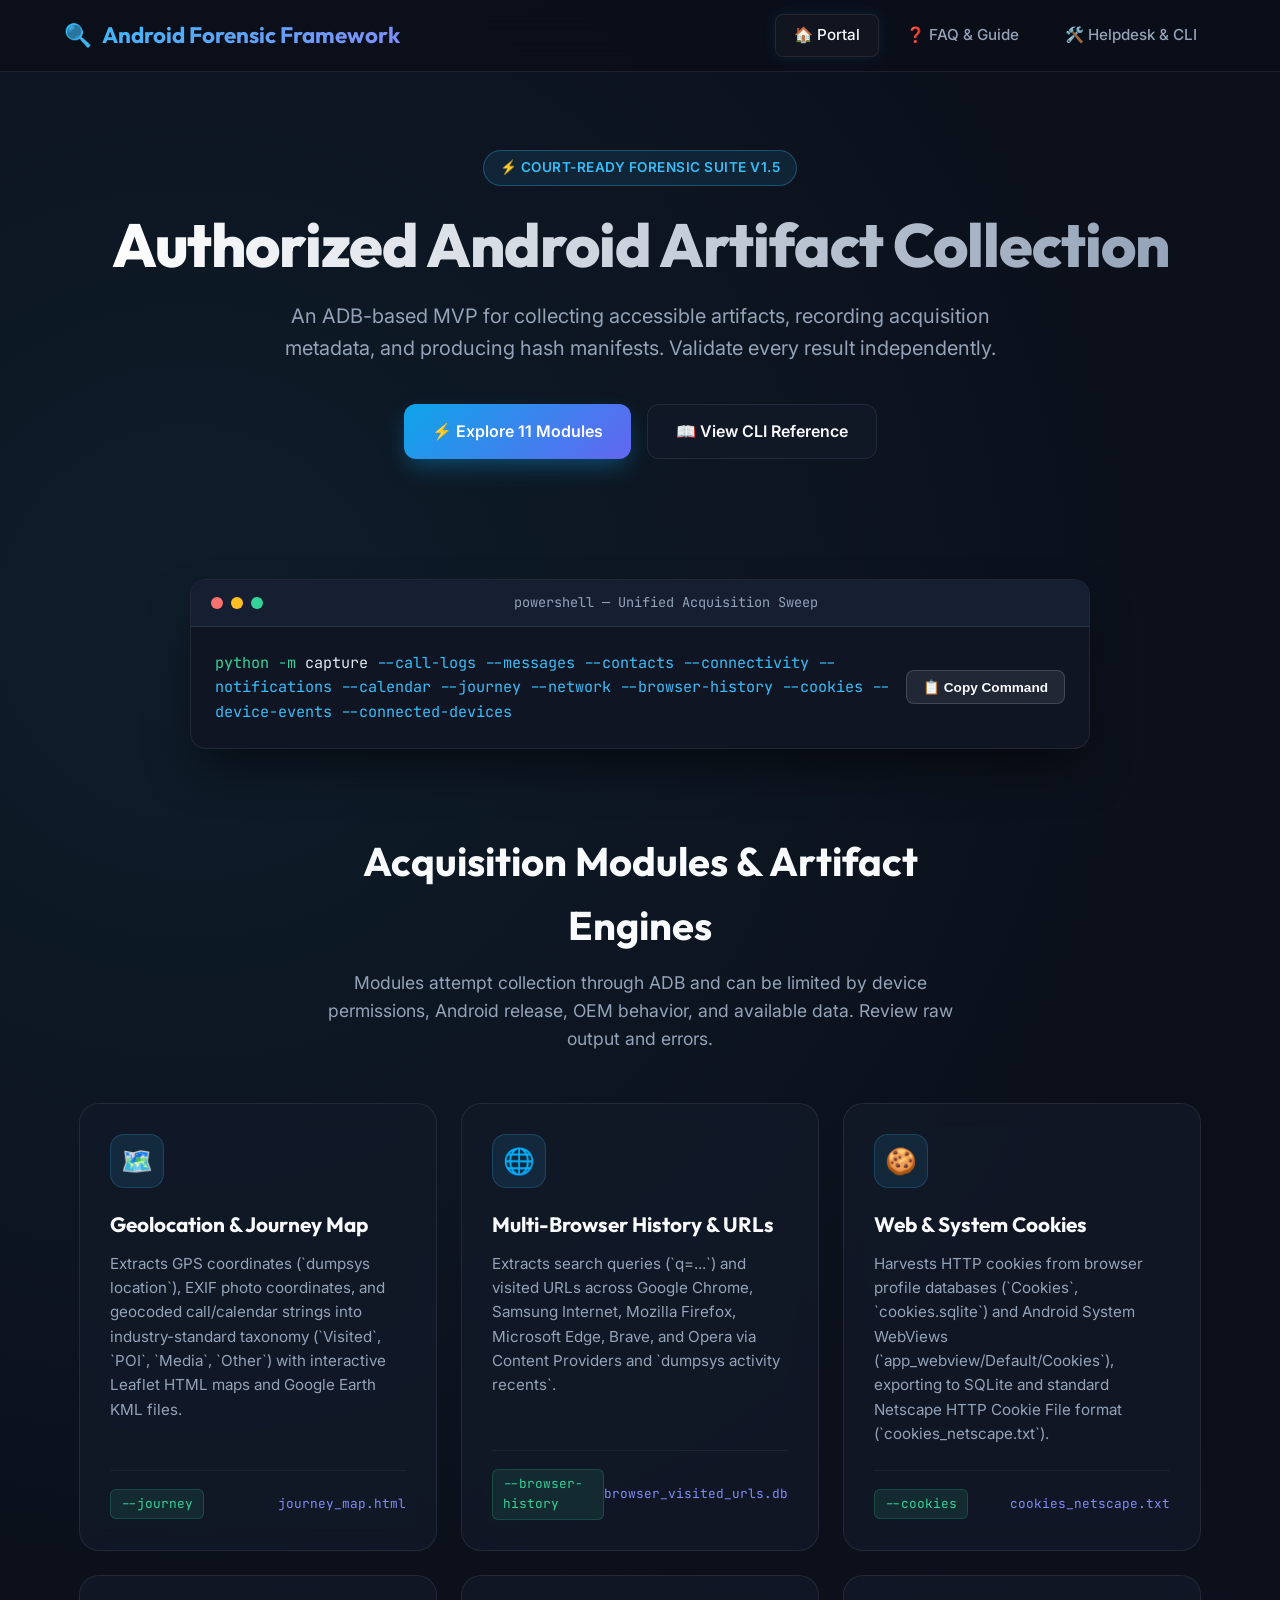
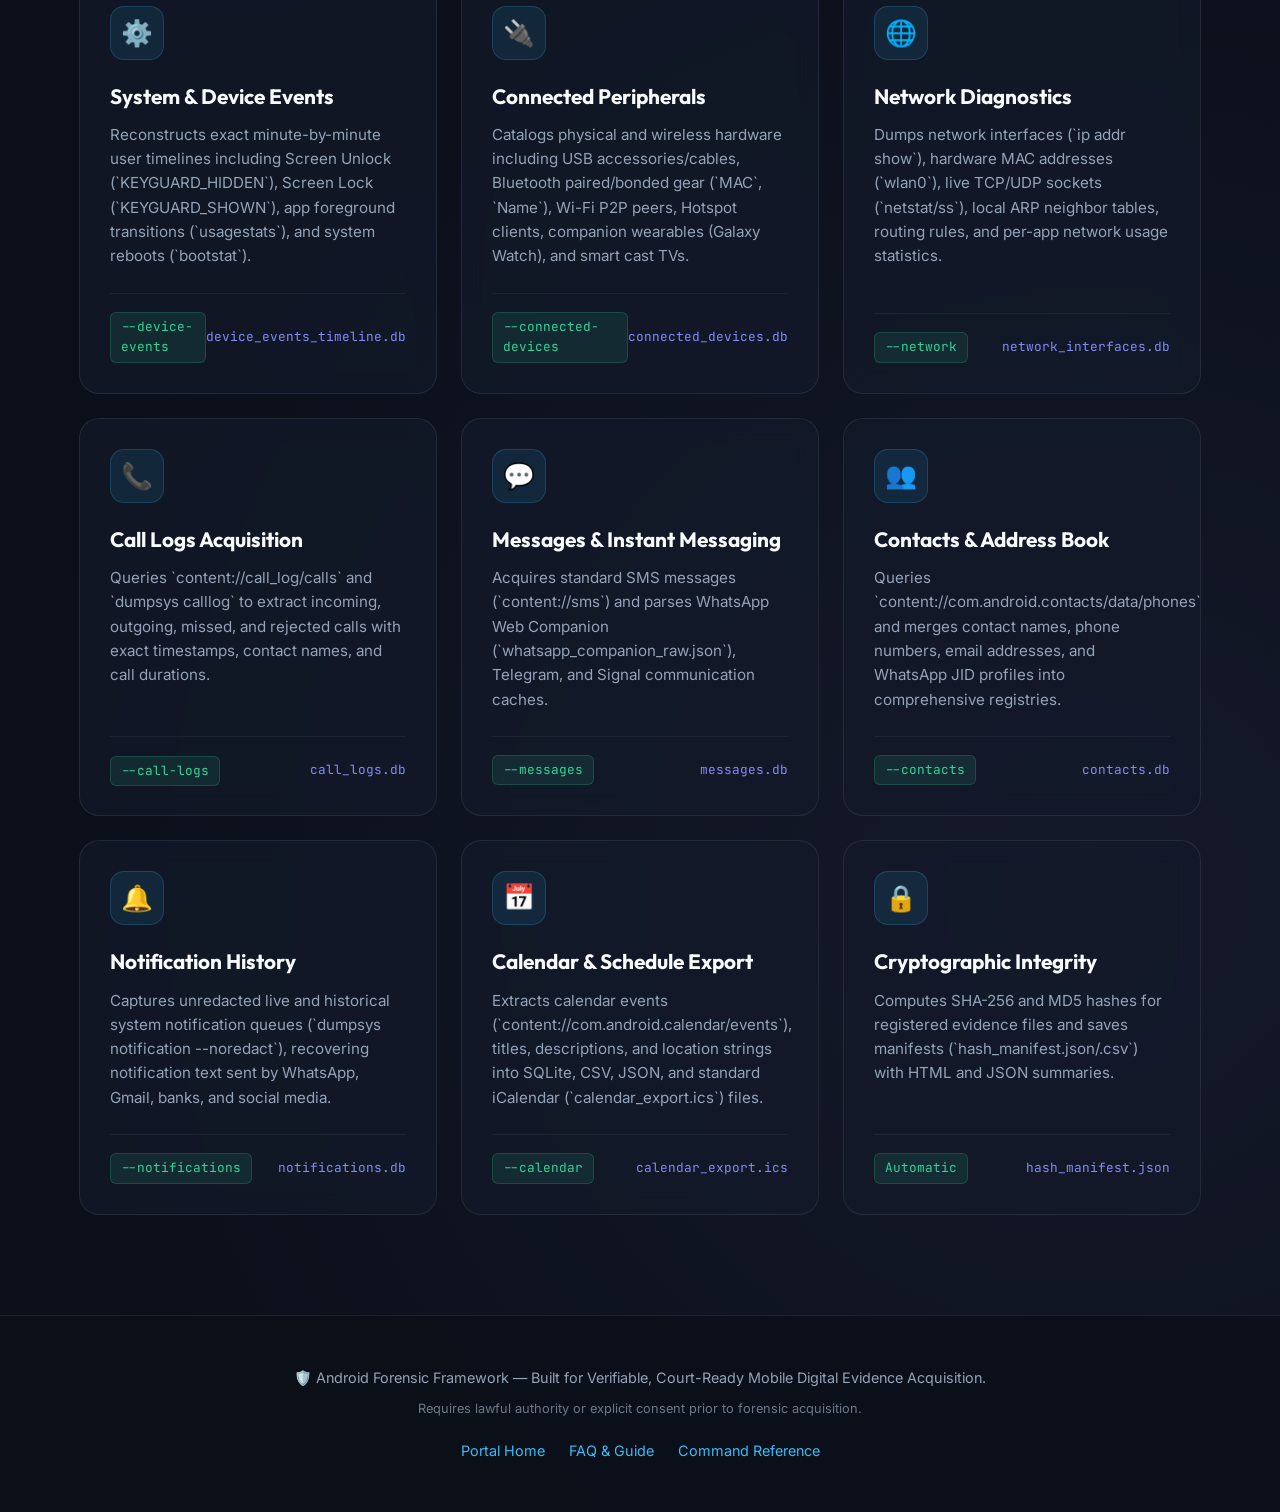
<file: docs/index.html>
<!DOCTYPE html>
<html lang="en">
<head>
    <meta charset="UTF-8">
    <meta name="viewport" content="width=device-width, initial-scale=1.0">
    <title>Android Forensic Framework │ Documentation Portal</title>
    <link rel="preconnect" href="https://fonts.googleapis.com">
    <link rel="preconnect" href="https://fonts.gstatic.com" crossorigin>
    <link href="https://fonts.googleapis.com/css2?family=Inter:wght@300;400;500;600;700&family=JetBrains+Mono:wght@400;500;600&family=Outfit:wght@500;600;700;800&display=swap" rel="stylesheet">
    <style>
        :root {
            --bg-main: #0b0f19;
            --bg-card: rgba(19, 26, 42, 0.7);
            --bg-glass: rgba(255, 255, 255, 0.03);
            --border-glass: rgba(255, 255, 255, 0.08);
            --accent-cyan: #38bdf8;
            --accent-indigo: #818cf8;
            --accent-emerald: #34d399;
            --accent-rose: #f43f5e;
            --accent-amber: #fbbf24;
            --text-main: #f8fafc;
            --text-muted: #94a3b8;
        }

        * {
            box-sizing: border-box;
            margin: 0;
            padding: 0;
        }

        body {
            font-family: 'Inter', -apple-system, BlinkMacSystemFont, sans-serif;
            background: var(--bg-main);
            color: var(--text-main);
            line-height: 1.6;
            overflow-x: hidden;
            background-image: 
                radial-gradient(circle at 15% 20%, rgba(56, 189, 248, 0.08) 0%, transparent 40%),
                radial-gradient(circle at 85% 80%, rgba(129, 140, 248, 0.08) 0%, transparent 40%);
        }

        /* Navbar */
        nav {
            position: fixed;
            top: 0;
            left: 0;
            right: 0;
            height: 72px;
            background: rgba(11, 15, 25, 0.85);
            backdrop-filter: blur(16px);
            border-bottom: 1px solid var(--border-glass);
            display: flex;
            align-items: center;
            justify-content: space-between;
            padding: 0 5%;
            z-index: 1000;
        }

        .logo {
            font-family: 'Outfit', sans-serif;
            font-size: 1.4rem;
            font-weight: 700;
            background: linear-gradient(135deg, #38bdf8, #818cf8);
            -webkit-background-clip: text;
            -webkit-text-fill-color: transparent;
            display: flex;
            align-items: center;
            gap: 10px;
            text-decoration: none;
        }

        .nav-links {
            display: flex;
            gap: 8px;
        }

        .nav-links a {
            color: var(--text-muted);
            text-decoration: none;
            padding: 8px 18px;
            border-radius: 8px;
            font-size: 0.95rem;
            font-weight: 500;
            transition: all 0.25s ease;
            border: 1px solid transparent;
        }

        .nav-links a:hover, .nav-links a.active {
            color: var(--text-main);
            background: var(--bg-glass);
            border-color: var(--border-glass);
            box-shadow: 0 0 15px rgba(56, 189, 248, 0.1);
        }

        /* Hero Section */
        .hero {
            padding: 150px 5% 80px;
            max-width: 1200px;
            margin: 0 auto;
            text-align: center;
        }

        .badge {
            display: inline-flex;
            align-items: center;
            gap: 8px;
            padding: 6px 16px;
            background: rgba(56, 189, 248, 0.1);
            border: 1px solid rgba(56, 189, 248, 0.3);
            border-radius: 50px;
            color: var(--accent-cyan);
            font-size: 0.85rem;
            font-weight: 600;
            letter-spacing: 0.5px;
            text-transform: uppercase;
            margin-bottom: 24px;
            animation: pulse 3s infinite;
        }

        @keyframes pulse {
            0%, 100% { transform: scale(1); opacity: 1; }
            50% { transform: scale(1.02); opacity: 0.85; }
        }

        .hero h1 {
            font-family: 'Outfit', sans-serif;
            font-size: 3.8rem;
            font-weight: 800;
            letter-spacing: -1px;
            line-height: 1.15;
            margin-bottom: 20px;
            background: linear-gradient(to right, #ffffff, #94a3b8);
            -webkit-background-clip: text;
            -webkit-text-fill-color: transparent;
        }

        .hero p {
            font-size: 1.25rem;
            color: var(--text-muted);
            max-width: 750px;
            margin: 0 auto 40px;
        }

        .cta-buttons {
            display: flex;
            gap: 16px;
            justify-content: center;
            flex-wrap: wrap;
        }

        .btn {
            display: inline-flex;
            align-items: center;
            gap: 10px;
            padding: 14px 28px;
            border-radius: 12px;
            font-weight: 600;
            font-size: 1rem;
            text-decoration: none;
            transition: all 0.3s cubic-bezier(0.16, 1, 0.3, 1);
            cursor: pointer;
            border: none;
        }

        .btn-primary {
            background: linear-gradient(135deg, #0ea5e9, #6366f1);
            color: white;
            box-shadow: 0 10px 25px -5px rgba(14, 165, 233, 0.4);
        }

        .btn-primary:hover {
            transform: translateY(-2px);
            box-shadow: 0 15px 30px -5px rgba(14, 165, 233, 0.6);
        }

        .btn-secondary {
            background: var(--bg-card);
            color: var(--text-main);
            border: 1px solid var(--border-glass);
            backdrop-filter: blur(8px);
        }

        .btn-secondary:hover {
            background: rgba(30, 41, 59, 0.8);
            border-color: rgba(255, 255, 255, 0.2);
            transform: translateY(-2px);
        }

        /* Quick Command Terminal Banner */
        .terminal-banner {
            max-width: 900px;
            margin: 40px auto 80px;
            background: #0f1523;
            border: 1px solid var(--border-glass);
            border-radius: 16px;
            overflow: hidden;
            box-shadow: 0 25px 50px -12px rgba(0, 0, 0, 0.6);
        }

        .terminal-header {
            background: #161e31;
            padding: 12px 20px;
            display: flex;
            align-items: center;
            justify-content: space-between;
            border-bottom: 1px solid var(--border-glass);
        }

        .dots {
            display: flex;
            gap: 8px;
        }

        .dot {
            width: 12px;
            height: 12px;
            border-radius: 50%;
        }

        .dot-red { background: #f87171; }
        .dot-yellow { background: #fbbf24; }
        .dot-green { background: #34d399; }

        .terminal-title {
            font-family: 'JetBrains Mono', monospace;
            font-size: 0.85rem;
            color: var(--text-muted);
        }

        .terminal-body {
            padding: 24px;
            font-family: 'JetBrains Mono', monospace;
            font-size: 0.95rem;
            color: #e2e8f0;
            display: flex;
            align-items: center;
            justify-content: space-between;
            gap: 16px;
            overflow-x: auto;
        }

        .command-text {
            color: var(--accent-emerald);
        }

        .command-flag {
            color: var(--accent-cyan);
        }

        .copy-btn {
            background: rgba(255, 255, 255, 0.08);
            border: 1px solid rgba(255, 255, 255, 0.15);
            color: var(--text-main);
            padding: 8px 16px;
            border-radius: 8px;
            font-size: 0.85rem;
            font-weight: 600;
            cursor: pointer;
            transition: all 0.2s;
            white-space: nowrap;
        }

        .copy-btn:hover {
            background: rgba(56, 189, 248, 0.2);
            border-color: var(--accent-cyan);
        }

        /* Grid Section */
        .section-header {
            text-align: center;
            max-width: 800px;
            margin: 0 auto 50px;
            padding: 0 5%;
        }

        .section-header h2 {
            font-family: 'Outfit', sans-serif;
            font-size: 2.5rem;
            font-weight: 700;
            margin-bottom: 12px;
        }

        .section-header p {
            color: var(--text-muted);
            font-size: 1.1rem;
        }

        .modules-grid {
            display: grid;
            grid-template-columns: repeat(auto-fit, minmax(320px, 1fr));
            gap: 24px;
            max-width: 1250px;
            margin: 0 auto 100px;
            padding: 0 5%;
        }

        .module-card {
            background: var(--bg-card);
            border: 1px solid var(--border-glass);
            border-radius: 20px;
            padding: 30px;
            backdrop-filter: blur(12px);
            transition: all 0.3s cubic-bezier(0.16, 1, 0.3, 1);
            display: flex;
            flex-direction: column;
            justify-content: space-between;
            position: relative;
            overflow: hidden;
        }

        .module-card::before {
            content: '';
            position: absolute;
            top: 0;
            left: 0;
            right: 0;
            height: 3px;
            background: linear-gradient(90deg, var(--accent-cyan), var(--accent-indigo));
            opacity: 0;
            transition: opacity 0.3s;
        }

        .module-card:hover {
            transform: translateY(-6px);
            border-color: rgba(56, 189, 248, 0.3);
            box-shadow: 0 20px 40px -15px rgba(0, 0, 0, 0.7);
        }

        .module-card:hover::before {
            opacity: 1;
        }

        .card-icon {
            width: 54px;
            height: 54px;
            border-radius: 14px;
            background: rgba(56, 189, 248, 0.1);
            display: flex;
            align-items: center;
            justify-content: center;
            font-size: 1.6rem;
            margin-bottom: 20px;
            color: var(--accent-cyan);
            border: 1px solid rgba(56, 189, 248, 0.2);
        }

        .card-title {
            font-family: 'Outfit', sans-serif;
            font-size: 1.3rem;
            font-weight: 700;
            margin-bottom: 10px;
            color: var(--text-main);
        }

        .card-desc {
            color: var(--text-muted);
            font-size: 0.95rem;
            margin-bottom: 24px;
            flex-grow: 1;
        }

        .card-footer {
            display: flex;
            align-items: center;
            justify-content: space-between;
            padding-top: 18px;
            border-top: 1px solid rgba(255, 255, 255, 0.05);
            font-family: 'JetBrains Mono', monospace;
            font-size: 0.8rem;
        }

        .flag-tag {
            color: var(--accent-emerald);
            background: rgba(52, 211, 153, 0.1);
            padding: 4px 10px;
            border-radius: 6px;
            border: 1px solid rgba(52, 211, 153, 0.2);
        }

        .file-tag {
            color: var(--accent-indigo);
        }

        /* Footer */
        footer {
            border-top: 1px solid var(--border-glass);
            background: rgba(11, 15, 25, 0.95);
            padding: 50px 5%;
            text-align: center;
            color: var(--text-muted);
            font-size: 0.9rem;
        }

        footer p {
            margin-bottom: 10px;
        }

        .footer-links {
            display: flex;
            justify-content: center;
            gap: 24px;
            margin-top: 20px;
        }

        .footer-links a {
            color: var(--accent-cyan);
            text-decoration: none;
            transition: color 0.2s;
        }

        .footer-links a:hover {
            color: white;
        }
    </style>
</head>
<body>

    <nav>
        <a href="index.html" class="logo">
            <span>🔍</span> Android Forensic Framework
        </a>
        <div class="nav-links">
            <a href="index.html" class="active">🏠 Portal</a>
            <a href="faq.html">❓ FAQ & Guide</a>
            <a href="help.html">🛠️ Helpdesk & CLI</a>
        </div>
    </nav>

    <section class="hero">
        <div class="badge">⚡ Court-Ready Forensic Suite v1.5</div>
        <h1>Authorized Android Artifact Collection</h1>
        <p>An ADB-based MVP for collecting accessible artifacts, recording acquisition metadata, and producing hash manifests. Validate every result independently.</p>
        
        <div class="cta-buttons">
            <a href="#modules" class="btn btn-primary">⚡ Explore 11 Modules</a>
            <a href="help.html" class="btn btn-secondary">📖 View CLI Reference</a>
        </div>
    </section>

    <div class="terminal-banner">
        <div class="terminal-header">
            <div class="dots">
                <span class="dot dot-red"></span>
                <span class="dot dot-yellow"></span>
                <span class="dot dot-green"></span>
            </div>
            <span class="terminal-title">powershell — Unified Acquisition Sweep</span>
            <span></span>
        </div>
        <div class="terminal-body">
            <div>
                <span class="command-text">python -m</span> capture
                <span class="command-flag">--call-logs --messages --contacts --connectivity --notifications --calendar --journey --network --browser-history --cookies --device-events --connected-devices</span>
            </div>
            <button class="copy-btn" onclick="copyCommand(this)">📋 Copy Command</button>
        </div>
    </div>

    <div class="section-header" id="modules">
        <h2>Acquisition Modules & Artifact Engines</h2>
        <p>Modules attempt collection through ADB and can be limited by device permissions, Android release, OEM behavior, and available data. Review raw output and errors.</p>
    </div>

    <div class="modules-grid">
        <!-- Module 1 -->
        <div class="module-card">
            <div>
                <div class="card-icon">🗺️</div>
                <div class="card-title">Geolocation & Journey Map</div>
                <div class="card-desc">Extracts GPS coordinates (`dumpsys location`), EXIF photo coordinates, and geocoded call/calendar strings into industry-standard taxonomy (`Visited`, `POI`, `Media`, `Other`) with interactive Leaflet HTML maps and Google Earth KML files.</div>
            </div>
            <div class="card-footer">
                <span class="flag-tag">--journey</span>
                <span class="file-tag">journey_map.html</span>
            </div>
        </div>

        <!-- Module 2 -->
        <div class="module-card">
            <div>
                <div class="card-icon">🌐</div>
                <div class="card-title">Multi-Browser History & URLs</div>
                <div class="card-desc">Extracts search queries (`q=...`) and visited URLs across Google Chrome, Samsung Internet, Mozilla Firefox, Microsoft Edge, Brave, and Opera via Content Providers and `dumpsys activity recents`.</div>
            </div>
            <div class="card-footer">
                <span class="flag-tag">--browser-history</span>
                <span class="file-tag">browser_visited_urls.db</span>
            </div>
        </div>

        <!-- Module 3 -->
        <div class="module-card">
            <div>
                <div class="card-icon">🍪</div>
                <div class="card-title">Web & System Cookies</div>
                <div class="card-desc">Harvests HTTP cookies from browser profile databases (`Cookies`, `cookies.sqlite`) and Android System WebViews (`app_webview/Default/Cookies`), exporting to SQLite and standard Netscape HTTP Cookie File format (`cookies_netscape.txt`).</div>
            </div>
            <div class="card-footer">
                <span class="flag-tag">--cookies</span>
                <span class="file-tag">cookies_netscape.txt</span>
            </div>
        </div>

        <!-- Module 4 -->
        <div class="module-card">
            <div>
                <div class="card-icon">⚙️</div>
                <div class="card-title">System & Device Events</div>
                <div class="card-desc">Reconstructs exact minute-by-minute user timelines including Screen Unlock (`KEYGUARD_HIDDEN`), Screen Lock (`KEYGUARD_SHOWN`), app foreground transitions (`usagestats`), and system reboots (`bootstat`).</div>
            </div>
            <div class="card-footer">
                <span class="flag-tag">--device-events</span>
                <span class="file-tag">device_events_timeline.db</span>
            </div>
        </div>

        <!-- Module 5 -->
        <div class="module-card">
            <div>
                <div class="card-icon">🔌</div>
                <div class="card-title">Connected Peripherals</div>
                <div class="card-desc">Catalogs physical and wireless hardware including USB accessories/cables, Bluetooth paired/bonded gear (`MAC`, `Name`), Wi-Fi P2P peers, Hotspot clients, companion wearables (Galaxy Watch), and smart cast TVs.</div>
            </div>
            <div class="card-footer">
                <span class="flag-tag">--connected-devices</span>
                <span class="file-tag">connected_devices.db</span>
            </div>
        </div>

        <!-- Module 6 -->
        <div class="module-card">
            <div>
                <div class="card-icon">🌐</div>
                <div class="card-title">Network Diagnostics</div>
                <div class="card-desc">Dumps network interfaces (`ip addr show`), hardware MAC addresses (`wlan0`), live TCP/UDP sockets (`netstat/ss`), local ARP neighbor tables, routing rules, and per-app network usage statistics.</div>
            </div>
            <div class="card-footer">
                <span class="flag-tag">--network</span>
                <span class="file-tag">network_interfaces.db</span>
            </div>
        </div>

        <!-- Module 7 -->
        <div class="module-card">
            <div>
                <div class="card-icon">📞</div>
                <div class="card-title">Call Logs Acquisition</div>
                <div class="card-desc">Queries `content://call_log/calls` and `dumpsys calllog` to extract incoming, outgoing, missed, and rejected calls with exact timestamps, contact names, and call durations.</div>
            </div>
            <div class="card-footer">
                <span class="flag-tag">--call-logs</span>
                <span class="file-tag">call_logs.db</span>
            </div>
        </div>

        <!-- Module 8 -->
        <div class="module-card">
            <div>
                <div class="card-icon">💬</div>
                <div class="card-title">Messages & Instant Messaging</div>
                <div class="card-desc">Acquires standard SMS messages (`content://sms`) and parses WhatsApp Web Companion (`whatsapp_companion_raw.json`), Telegram, and Signal communication caches.</div>
            </div>
            <div class="card-footer">
                <span class="flag-tag">--messages</span>
                <span class="file-tag">messages.db</span>
            </div>
        </div>

        <!-- Module 9 -->
        <div class="module-card">
            <div>
                <div class="card-icon">👥</div>
                <div class="card-title">Contacts & Address Book</div>
                <div class="card-desc">Queries `content://com.android.contacts/data/phones` and merges contact names, phone numbers, email addresses, and WhatsApp JID profiles into comprehensive registries.</div>
            </div>
            <div class="card-footer">
                <span class="flag-tag">--contacts</span>
                <span class="file-tag">contacts.db</span>
            </div>
        </div>

        <!-- Module 10 -->
        <div class="module-card">
            <div>
                <div class="card-icon">🔔</div>
                <div class="card-title">Notification History</div>
                <div class="card-desc">Captures unredacted live and historical system notification queues (`dumpsys notification --noredact`), recovering notification text sent by WhatsApp, Gmail, banks, and social media.</div>
            </div>
            <div class="card-footer">
                <span class="flag-tag">--notifications</span>
                <span class="file-tag">notifications.db</span>
            </div>
        </div>

        <!-- Module 11 -->
        <div class="module-card">
            <div>
                <div class="card-icon">📅</div>
                <div class="card-title">Calendar & Schedule Export</div>
                <div class="card-desc">Extracts calendar events (`content://com.android.calendar/events`), titles, descriptions, and location strings into SQLite, CSV, JSON, and standard iCalendar (`calendar_export.ics`) files.</div>
            </div>
            <div class="card-footer">
                <span class="flag-tag">--calendar</span>
                <span class="file-tag">calendar_export.ics</span>
            </div>
        </div>

        <!-- Module 12 -->
        <div class="module-card">
            <div>
                <div class="card-icon">🔒</div>
                <div class="card-title">Cryptographic Integrity</div>
                <div class="card-desc">Computes SHA-256 and MD5 hashes for registered evidence files and saves manifests (`hash_manifest.json/.csv`) with HTML and JSON summaries.</div>
            </div>
            <div class="card-footer">
                <span class="flag-tag">Automatic</span>
                <span class="file-tag">hash_manifest.json</span>
            </div>
        </div>
    </div>

    <footer>
        <p>🛡️ Android Forensic Framework — Built for Verifiable, Court-Ready Mobile Digital Evidence Acquisition.</p>
        <p style="font-size: 0.8rem; opacity: 0.7;">Requires lawful authority or explicit consent prior to forensic acquisition.</p>
        <div class="footer-links">
            <a href="index.html">Portal Home</a>
            <a href="faq.html">FAQ & Guide</a>
            <a href="help.html">Command Reference</a>
        </div>
    </footer>

    <script>
        function copyCommand(btn) {
            const cmd = "python -m capture --serial DEVICE_SERIAL --call-logs --messages --contacts --connectivity --notifications --calendar --journey --network --browser-history --cookies --device-events --connected-devices";
            navigator.clipboard.writeText(cmd).then(() => {
                const originalText = btn.innerText;
                btn.innerText = "✅ Copied to Clipboard!";
                btn.style.background = "rgba(52, 211, 153, 0.2)";
                btn.style.borderColor = "#34d399";
                setTimeout(() => {
                    btn.innerText = originalText;
                    btn.style.background = "";
                    btn.style.borderColor = "";
                }, 2000);
            });
        }
    </script>
</body>
</html>
</file>
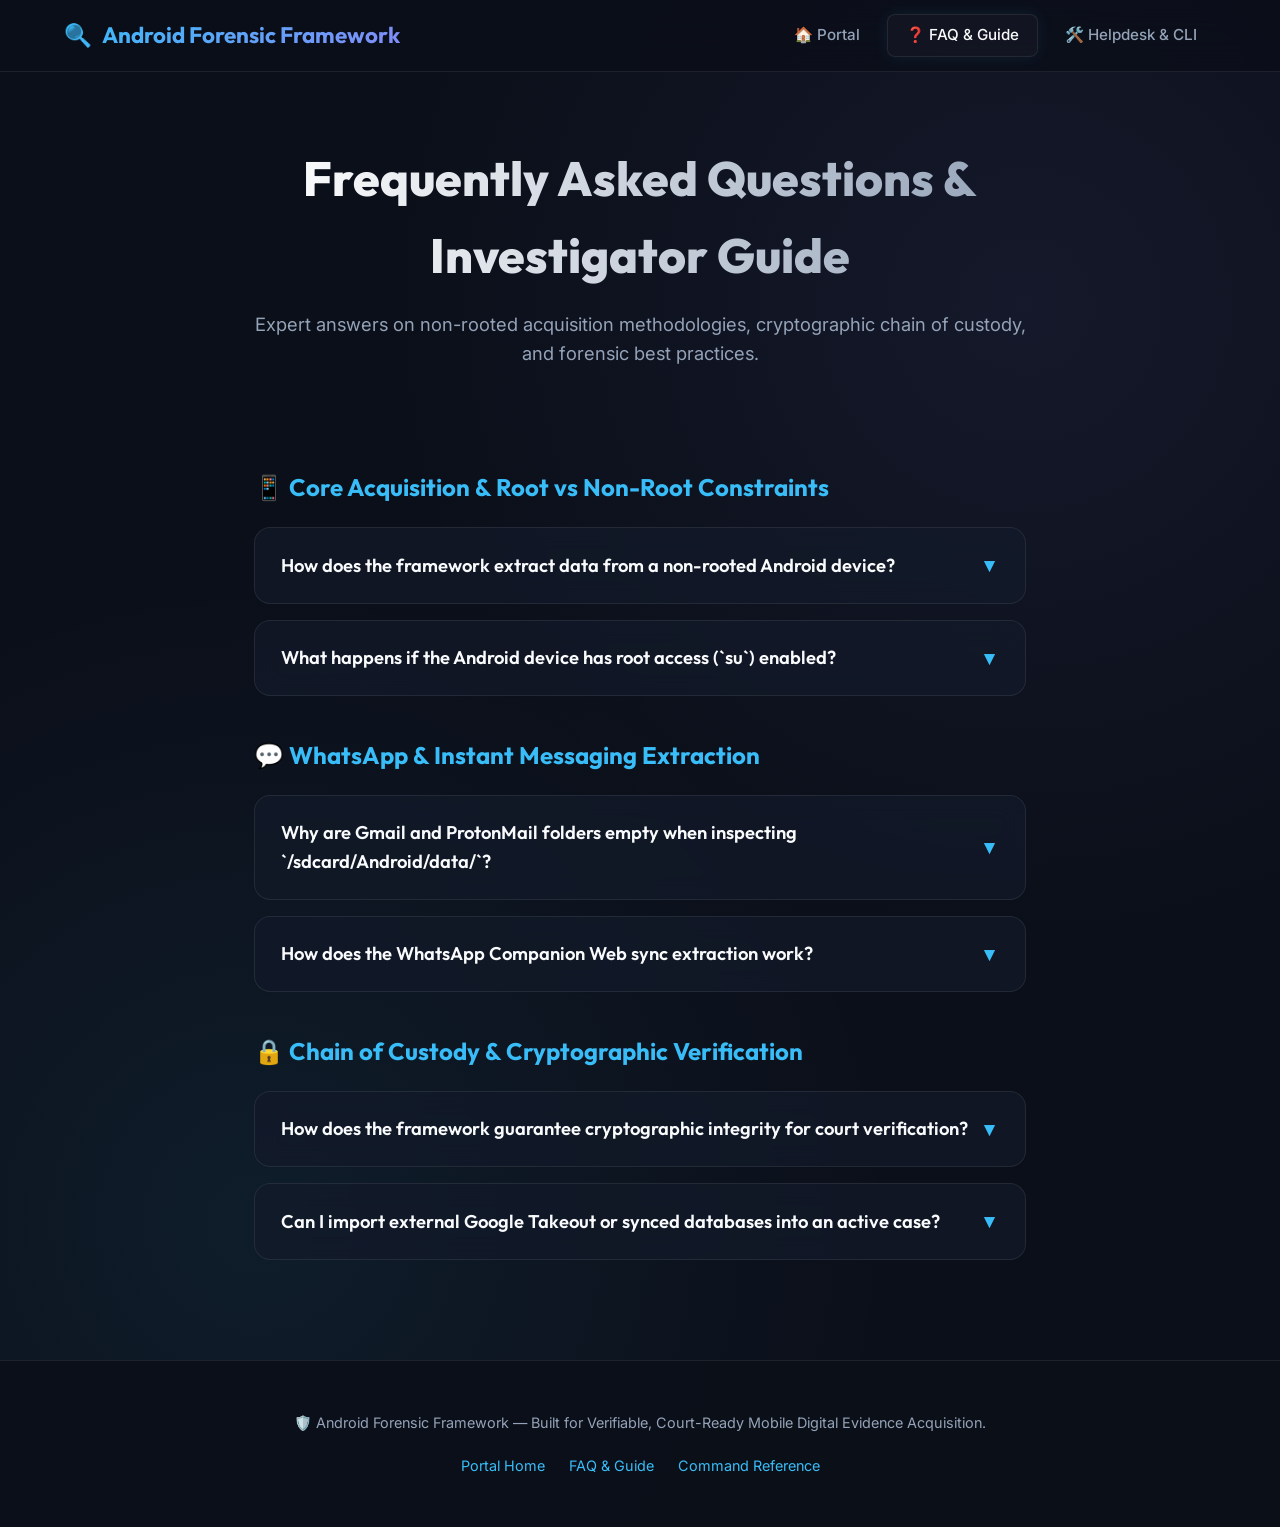
<file: docs/faq.html>
<!DOCTYPE html>
<html lang="en">
<head>
    <meta charset="UTF-8">
    <meta name="viewport" content="width=device-width, initial-scale=1.0">
    <title>Android Forensic Framework │ FAQ & Investigator Guide</title>
    <link rel="preconnect" href="https://fonts.googleapis.com">
    <link rel="preconnect" href="https://fonts.gstatic.com" crossorigin>
    <link href="https://fonts.googleapis.com/css2?family=Inter:wght@300;400;500;600;700&family=JetBrains+Mono:wght@400;500;600&family=Outfit:wght@500;600;700;800&display=swap" rel="stylesheet">
    <style>
        :root {
            --bg-main: #0b0f19;
            --bg-card: rgba(19, 26, 42, 0.7);
            --bg-glass: rgba(255, 255, 255, 0.03);
            --border-glass: rgba(255, 255, 255, 0.08);
            --accent-cyan: #38bdf8;
            --accent-indigo: #818cf8;
            --accent-emerald: #34d399;
            --accent-rose: #f43f5e;
            --accent-amber: #fbbf24;
            --text-main: #f8fafc;
            --text-muted: #94a3b8;
        }

        * {
            box-sizing: border-box;
            margin: 0;
            padding: 0;
        }

        body {
            font-family: 'Inter', -apple-system, BlinkMacSystemFont, sans-serif;
            background: var(--bg-main);
            color: var(--text-main);
            line-height: 1.6;
            overflow-x: hidden;
            background-image: 
                radial-gradient(circle at 80% 20%, rgba(129, 140, 248, 0.08) 0%, transparent 40%),
                radial-gradient(circle at 20% 80%, rgba(56, 189, 248, 0.08) 0%, transparent 40%);
        }

        /* Navbar */
        nav {
            position: fixed;
            top: 0;
            left: 0;
            right: 0;
            height: 72px;
            background: rgba(11, 15, 25, 0.85);
            backdrop-filter: blur(16px);
            border-bottom: 1px solid var(--border-glass);
            display: flex;
            align-items: center;
            justify-content: space-between;
            padding: 0 5%;
            z-index: 1000;
        }

        .logo {
            font-family: 'Outfit', sans-serif;
            font-size: 1.4rem;
            font-weight: 700;
            background: linear-gradient(135deg, #38bdf8, #818cf8);
            -webkit-background-clip: text;
            -webkit-text-fill-color: transparent;
            display: flex;
            align-items: center;
            gap: 10px;
            text-decoration: none;
        }

        .nav-links {
            display: flex;
            gap: 8px;
        }

        .nav-links a {
            color: var(--text-muted);
            text-decoration: none;
            padding: 8px 18px;
            border-radius: 8px;
            font-size: 0.95rem;
            font-weight: 500;
            transition: all 0.25s ease;
            border: 1px solid transparent;
        }

        .nav-links a:hover, .nav-links a.active {
            color: var(--text-main);
            background: var(--bg-glass);
            border-color: var(--border-glass);
            box-shadow: 0 0 15px rgba(56, 189, 248, 0.1);
        }

        /* Header */
        .page-header {
            padding: 140px 5% 60px;
            max-width: 900px;
            margin: 0 auto;
            text-align: center;
        }

        .page-header h1 {
            font-family: 'Outfit', sans-serif;
            font-size: 3rem;
            font-weight: 800;
            margin-bottom: 16px;
            background: linear-gradient(to right, #ffffff, #94a3b8);
            -webkit-background-clip: text;
            -webkit-text-fill-color: transparent;
        }

        .page-header p {
            color: var(--text-muted);
            font-size: 1.15rem;
        }

        /* FAQ Container */
        .faq-container {
            max-width: 900px;
            margin: 0 auto 100px;
            padding: 0 5%;
        }

        .faq-group-title {
            font-family: 'Outfit', sans-serif;
            font-size: 1.5rem;
            font-weight: 700;
            color: var(--accent-cyan);
            margin: 40px 0 20px;
            display: flex;
            align-items: center;
            gap: 12px;
        }

        .faq-item {
            background: var(--bg-card);
            border: 1px solid var(--border-glass);
            border-radius: 16px;
            margin-bottom: 16px;
            backdrop-filter: blur(12px);
            overflow: hidden;
            transition: all 0.3s ease;
        }

        .faq-item:hover {
            border-color: rgba(56, 189, 248, 0.3);
        }

        .faq-question {
            padding: 22px 26px;
            font-family: 'Outfit', sans-serif;
            font-size: 1.15rem;
            font-weight: 600;
            color: var(--text-main);
            cursor: pointer;
            display: flex;
            justify-content: space-between;
            align-items: center;
            user-select: none;
        }

        .faq-icon {
            font-size: 1.2rem;
            transition: transform 0.3s ease;
            color: var(--accent-cyan);
        }

        .faq-item.active .faq-icon {
            transform: rotate(180deg);
        }

        .faq-answer {
            max-height: 0;
            overflow: hidden;
            transition: max-height 0.35s cubic-bezier(0.16, 1, 0.3, 1);
            color: var(--text-muted);
            padding: 0 26px;
            font-size: 0.98rem;
        }

        .faq-item.active .faq-answer {
            max-height: 600px;
            padding: 0 26px 26px;
        }

        .faq-answer code {
            font-family: 'JetBrains Mono', monospace;
            background: rgba(0, 0, 0, 0.4);
            color: var(--accent-emerald);
            padding: 3px 8px;
            border-radius: 6px;
            font-size: 0.88rem;
            border: 1px solid rgba(255, 255, 255, 0.08);
        }

        .faq-answer ul {
            margin: 12px 0 12px 24px;
        }

        .faq-answer li {
            margin-bottom: 8px;
        }

        /* Footer */
        footer {
            border-top: 1px solid var(--border-glass);
            background: rgba(11, 15, 25, 0.95);
            padding: 50px 5%;
            text-align: center;
            color: var(--text-muted);
            font-size: 0.9rem;
        }

        .footer-links {
            display: flex;
            justify-content: center;
            gap: 24px;
            margin-top: 20px;
        }

        .footer-links a {
            color: var(--accent-cyan);
            text-decoration: none;
            transition: color 0.2s;
        }

        .footer-links a:hover {
            color: white;
        }
    </style>
</head>
<body>

    <nav>
        <a href="index.html" class="logo">
            <span>🔍</span> Android Forensic Framework
        </a>
        <div class="nav-links">
            <a href="index.html">🏠 Portal</a>
            <a href="faq.html" class="active">❓ FAQ & Guide</a>
            <a href="help.html">🛠️ Helpdesk & CLI</a>
        </div>
    </nav>

    <div class="page-header">
        <h1>Frequently Asked Questions & Investigator Guide</h1>
        <p>Expert answers on non-rooted acquisition methodologies, cryptographic chain of custody, and forensic best practices.</p>
    </div>

    <div class="faq-container">
        <!-- Group 1 -->
        <div class="faq-group-title">📱 Core Acquisition & Root vs Non-Root Constraints</div>

        <div class="faq-item">
            <div class="faq-question" onclick="toggleFaq(this)">
                <span>How does the framework extract data from a non-rooted Android device?</span>
                <span class="faq-icon">▼</span>
            </div>
            <div class="faq-answer">
                On non-rooted devices, Android security isolates private application databases (`/data/data/...`). The MVP does not bypass these restrictions. Where Android permits it, the tool can query exposed content providers and collect diagnostic output; availability varies by device and release.
                <ul>
                    <li>Querying public and system **Content Providers** (`content://call_log/calls`, `content://sms`, `content://com.android.contacts/data/phones`, `content://com.android.calendar/`).</li>
                    <li>Executing deep diagnostic system dumps (`dumpsys location --noredact`, `dumpsys notification --noredact`, `dumpsys usagestats`, `dumpsys wifi`, `dumpsys usb`).</li>
                    <li>Parsing system kernel logs and event buffers (`logcat -b events -d`) and active socket states (`netstat -ntupa / ss`).</li>
                </ul>
            </div>
        </div>

        <div class="faq-item">
            <div class="faq-question" onclick="toggleFaq(this)">
                <span>What happens if the Android device has root access (`su`) enabled?</span>
                <span class="faq-icon">▼</span>
            </div>
            <div class="faq-answer">
                Some acquisition paths may use `su` when it is already available and authorized on the device. Root access does not guarantee that every database is accessible or unencrypted, and it does not make this MVP a full filesystem or physical-acquisition tool.
            </div>
        </div>

        <!-- Group 2 -->
        <div class="faq-group-title">💬 WhatsApp & Instant Messaging Extraction</div>

        <div class="faq-item">
            <div class="faq-question" onclick="toggleFaq(this)">
                <span>Why are Gmail and ProtonMail folders empty when inspecting `/sdcard/Android/data/`?</span>
                <span class="faq-icon">▼</span>
            </div>
            <div class="faq-answer">
                Modern mail applications (`com.google.android.gm`, `ch.protonmail.android`) do not store sensitive email bodies or attachments on external SD card storage (`/sdcard/`). They store encrypted SQLite databases strictly inside `/data/data/<package_name>/databases/`. For non-rooted acquisitions, investigators extract cloud backups or capture active notification text via our `--notifications` module.
            </div>
        </div>

        <div class="faq-item">
            <div class="faq-question" onclick="toggleFaq(this)">
                <span>How does the WhatsApp Companion Web sync extraction work?</span>
                <span class="faq-icon">▼</span>
            </div>
            <div class="faq-answer">
                By leveraging WhatsApp's multi-device companion feature, investigators can link our framework's `whatsapp_companion.py` module as a linked web browser session via QR code. Once authorized, our engine syncs full historical message archives, contact JID profiles, and shared location pins directly to `evidence/CASE-*/parsed/whatsapp_companion_raw.json` without requiring root access on the phone.
            </div>
        </div>

        <!-- Group 3 -->
        <div class="faq-group-title">🔒 Chain of Custody & Cryptographic Verification</div>

        <div class="faq-item">
            <div class="faq-question" onclick="toggleFaq(this)">
                <span>How does the framework guarantee cryptographic integrity for court verification?</span>
                <span class="faq-icon">▼</span>
            </div>
            <div class="faq-answer">
                Registered evidence files are recorded with SHA-256 and MD5 values, timestamps, paths, and source metadata in the case folder. These manifests support traceability; they do not by themselves guarantee legal chain of custody or forensic validity.
            </div>
        </div>

        <div class="faq-item">
            <div class="faq-question" onclick="toggleFaq(this)">
                <span>Can I import external Google Takeout or synced databases into an active case?</span>
                <span class="faq-icon">▼</span>
            </div>
            <div class="faq-answer">
                Yes! If you acquire a user's Google Takeout (`Timeline.json`, `Chrome History.json`) or PC-synced `Places.sqlite` file, simply drop it into your case's `evidence/` directory. When you run `--journey` or `--browser-history`, our engines automatically scan, ingest, and merge those external records right alongside the live device evidence.
            </div>
        </div>
    </div>

    <footer>
        <p>🛡️ Android Forensic Framework — Built for Verifiable, Court-Ready Mobile Digital Evidence Acquisition.</p>
        <div class="footer-links">
            <a href="index.html">Portal Home</a>
            <a href="faq.html">FAQ & Guide</a>
            <a href="help.html">Command Reference</a>
        </div>
    </footer>

    <script>
        function toggleFaq(el) {
            const item = el.parentElement;
            item.classList.toggle('active');
        }
    </script>
</body>
</html>
</file>
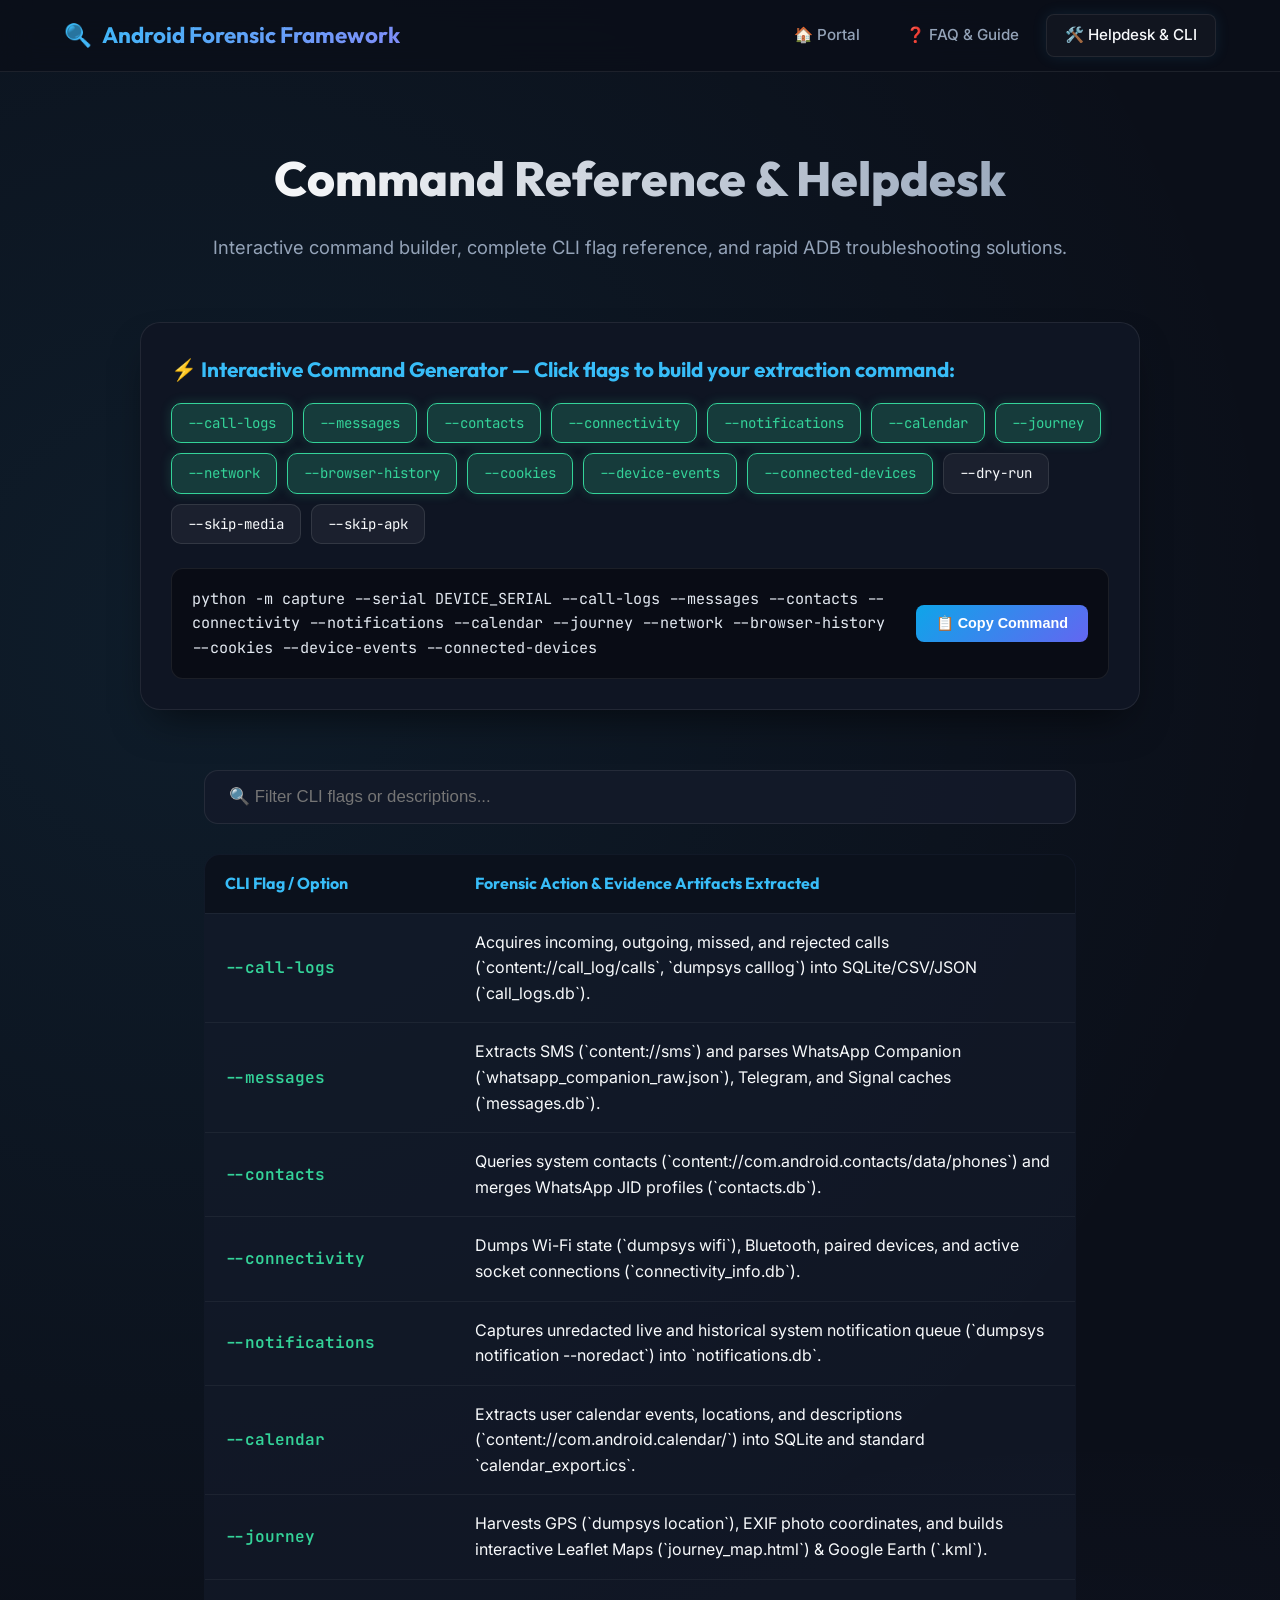
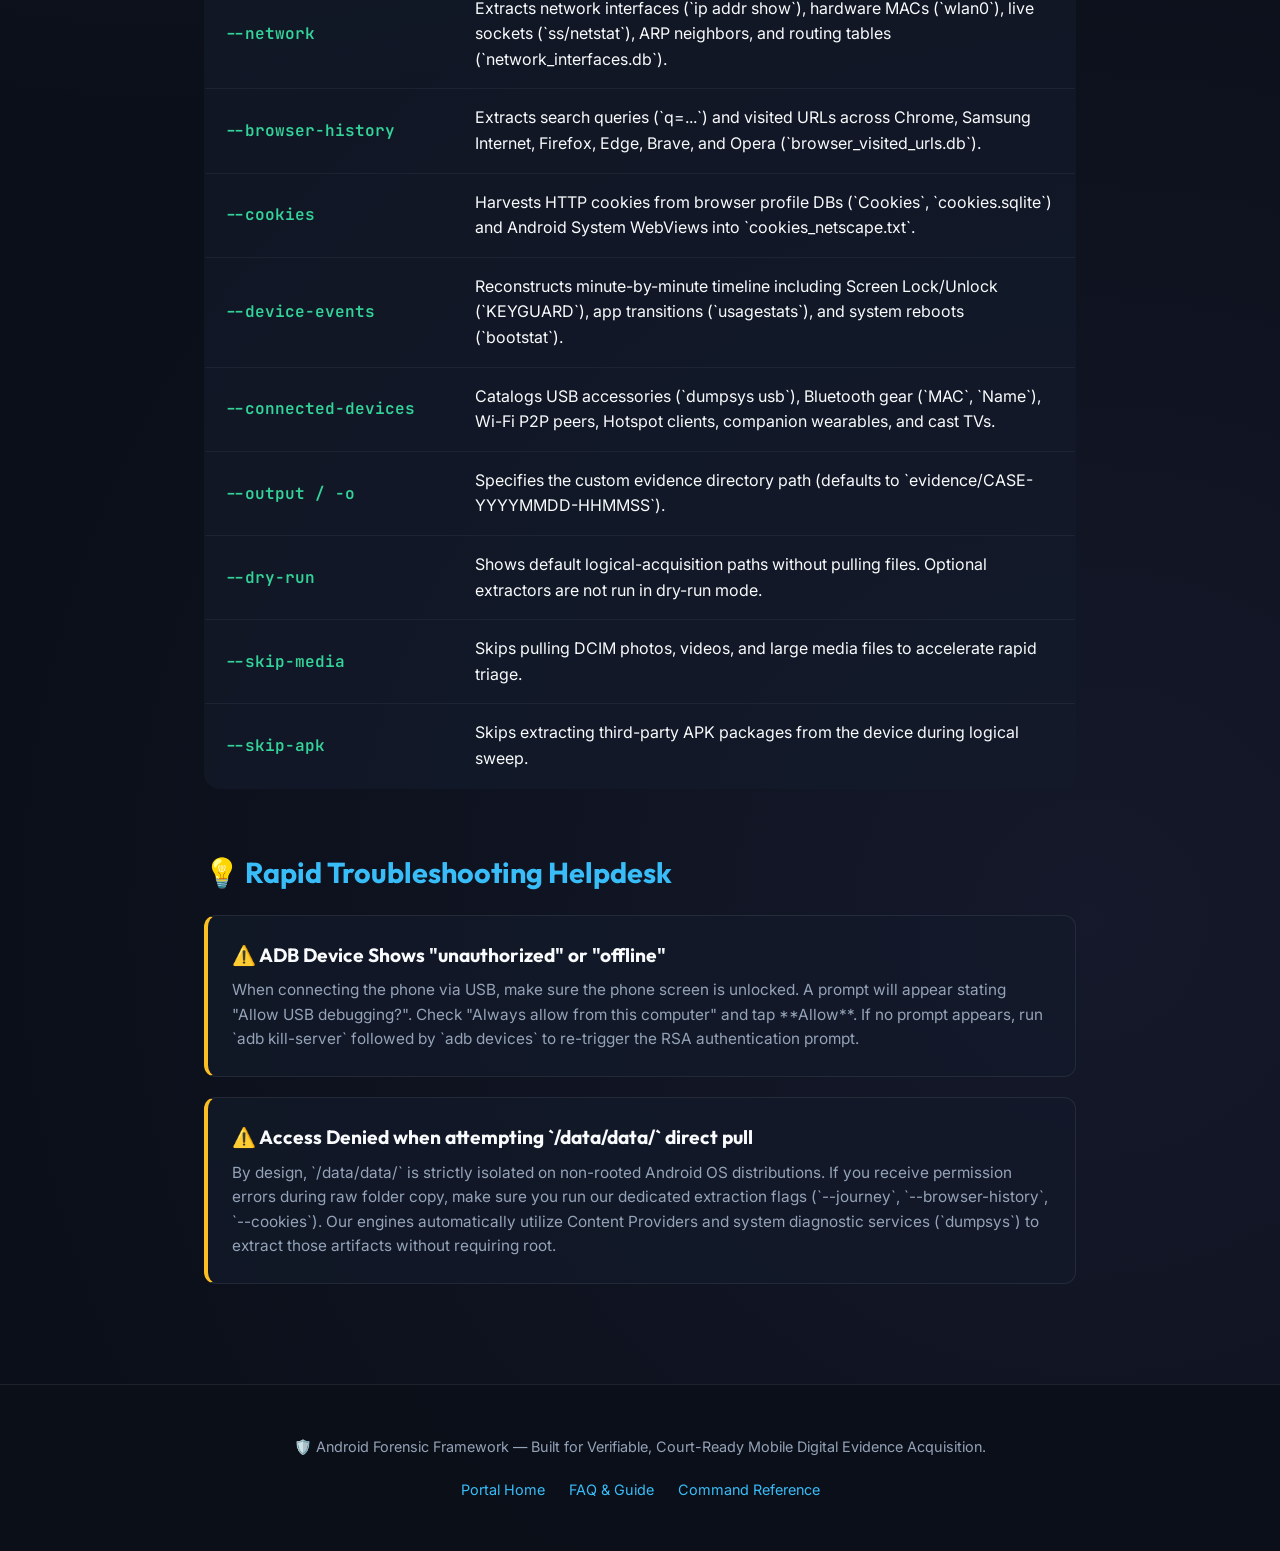
<file: docs/help.html>
<!DOCTYPE html>
<html lang="en">
<head>
    <meta charset="UTF-8">
    <meta name="viewport" content="width=device-width, initial-scale=1.0">
    <title>Android Forensic Framework │ Helpdesk & CLI Reference</title>
    <link rel="preconnect" href="https://fonts.googleapis.com">
    <link rel="preconnect" href="https://fonts.gstatic.com" crossorigin>
    <link href="https://fonts.googleapis.com/css2?family=Inter:wght@300;400;500;600;700&family=JetBrains+Mono:wght@400;500;600&family=Outfit:wght@500;600;700;800&display=swap" rel="stylesheet">
    <style>
        :root {
            --bg-main: #0b0f19;
            --bg-card: rgba(19, 26, 42, 0.7);
            --bg-glass: rgba(255, 255, 255, 0.03);
            --border-glass: rgba(255, 255, 255, 0.08);
            --accent-cyan: #38bdf8;
            --accent-indigo: #818cf8;
            --accent-emerald: #34d399;
            --accent-rose: #f43f5e;
            --accent-amber: #fbbf24;
            --text-main: #f8fafc;
            --text-muted: #94a3b8;
        }

        * {
            box-sizing: border-box;
            margin: 0;
            padding: 0;
        }

        body {
            font-family: 'Inter', -apple-system, BlinkMacSystemFont, sans-serif;
            background: var(--bg-main);
            color: var(--text-main);
            line-height: 1.6;
            overflow-x: hidden;
            background-image: 
                radial-gradient(circle at 15% 20%, rgba(56, 189, 248, 0.08) 0%, transparent 40%),
                radial-gradient(circle at 85% 80%, rgba(129, 140, 248, 0.08) 0%, transparent 40%);
        }

        /* Navbar */
        nav {
            position: fixed;
            top: 0;
            left: 0;
            right: 0;
            height: 72px;
            background: rgba(11, 15, 25, 0.85);
            backdrop-filter: blur(16px);
            border-bottom: 1px solid var(--border-glass);
            display: flex;
            align-items: center;
            justify-content: space-between;
            padding: 0 5%;
            z-index: 1000;
        }

        .logo {
            font-family: 'Outfit', sans-serif;
            font-size: 1.4rem;
            font-weight: 700;
            background: linear-gradient(135deg, #38bdf8, #818cf8);
            -webkit-background-clip: text;
            -webkit-text-fill-color: transparent;
            display: flex;
            align-items: center;
            gap: 10px;
            text-decoration: none;
        }

        .nav-links {
            display: flex;
            gap: 8px;
        }

        .nav-links a {
            color: var(--text-muted);
            text-decoration: none;
            padding: 8px 18px;
            border-radius: 8px;
            font-size: 0.95rem;
            font-weight: 500;
            transition: all 0.25s ease;
            border: 1px solid transparent;
        }

        .nav-links a:hover, .nav-links a.active {
            color: var(--text-main);
            background: var(--bg-glass);
            border-color: var(--border-glass);
            box-shadow: 0 0 15px rgba(56, 189, 248, 0.1);
        }

        /* Header */
        .page-header {
            padding: 140px 5% 60px;
            max-width: 1000px;
            margin: 0 auto;
            text-align: center;
        }

        .page-header h1 {
            font-family: 'Outfit', sans-serif;
            font-size: 3rem;
            font-weight: 800;
            margin-bottom: 16px;
            background: linear-gradient(to right, #ffffff, #94a3b8);
            -webkit-background-clip: text;
            -webkit-text-fill-color: transparent;
        }

        .page-header p {
            color: var(--text-muted);
            font-size: 1.15rem;
        }

        /* Command Builder Box */
        .builder-box {
            max-width: 1000px;
            margin: 0 auto 60px;
            padding: 30px;
            background: #0f1523;
            border: 1px solid var(--border-glass);
            border-radius: 20px;
            box-shadow: 0 20px 40px -15px rgba(0, 0, 0, 0.6);
        }

        .builder-title {
            font-family: 'Outfit', sans-serif;
            font-size: 1.3rem;
            font-weight: 700;
            margin-bottom: 16px;
            color: var(--accent-cyan);
        }

        .flag-chips {
            display: flex;
            flex-wrap: wrap;
            gap: 10px;
            margin-bottom: 24px;
        }

        .chip {
            background: rgba(255, 255, 255, 0.05);
            border: 1px solid rgba(255, 255, 255, 0.1);
            color: var(--text-main);
            padding: 8px 16px;
            border-radius: 10px;
            font-family: 'JetBrains Mono', monospace;
            font-size: 0.88rem;
            cursor: pointer;
            transition: all 0.2s;
            user-select: none;
        }

        .chip:hover {
            background: rgba(56, 189, 248, 0.15);
            border-color: var(--accent-cyan);
        }

        .chip.active {
            background: rgba(52, 211, 153, 0.2);
            border-color: var(--accent-emerald);
            color: var(--accent-emerald);
            box-shadow: 0 0 12px rgba(52, 211, 153, 0.2);
        }

        .preview-box {
            background: #090c15;
            border: 1px solid rgba(255, 255, 255, 0.08);
            border-radius: 12px;
            padding: 18px 20px;
            font-family: 'JetBrains Mono', monospace;
            font-size: 0.95rem;
            color: #e2e8f0;
            display: flex;
            align-items: center;
            justify-content: space-between;
            gap: 16px;
        }

        .copy-btn {
            background: linear-gradient(135deg, #0ea5e9, #6366f1);
            border: none;
            color: white;
            padding: 10px 20px;
            border-radius: 8px;
            font-size: 0.9rem;
            font-weight: 600;
            cursor: pointer;
            white-space: nowrap;
            transition: all 0.2s;
        }

        .copy-btn:hover {
            transform: scale(1.03);
            box-shadow: 0 0 15px rgba(14, 165, 233, 0.4);
        }

        /* CLI Reference Section */
        .content-container {
            max-width: 1000px;
            margin: 0 auto 100px;
            padding: 0 5%;
        }

        .search-bar {
            width: 100%;
            background: rgba(19, 26, 42, 0.9);
            border: 1px solid var(--border-glass);
            border-radius: 14px;
            padding: 16px 24px;
            font-size: 1.05rem;
            color: var(--text-main);
            margin-bottom: 30px;
            outline: none;
            transition: border-color 0.2s;
        }

        .search-bar:focus {
            border-color: var(--accent-cyan);
        }

        .cli-table {
            width: 100%;
            border-collapse: collapse;
            background: var(--bg-card);
            border-radius: 16px;
            overflow: hidden;
            border: 1px solid var(--border-glass);
        }

        .cli-table th, .cli-table td {
            padding: 16px 20px;
            text-align: left;
            border-bottom: 1px solid rgba(255, 255, 255, 0.05);
        }

        .cli-table th {
            background: rgba(11, 15, 25, 0.8);
            font-family: 'Outfit', sans-serif;
            font-weight: 700;
            color: var(--accent-cyan);
        }

        .cli-table tr:hover {
            background: rgba(255, 255, 255, 0.02);
        }

        .flag-code {
            font-family: 'JetBrains Mono', monospace;
            color: var(--accent-emerald);
            font-weight: 600;
        }

        /* Troubleshooting Cards */
        .trouble-section {
            margin-top: 60px;
        }

        .trouble-card {
            background: var(--bg-card);
            border: 1px solid var(--border-glass);
            border-left: 4px solid var(--accent-amber);
            border-radius: 12px;
            padding: 24px;
            margin-bottom: 20px;
        }

        .trouble-title {
            font-family: 'Outfit', sans-serif;
            font-size: 1.2rem;
            font-weight: 700;
            color: var(--text-main);
            margin-bottom: 8px;
        }

        .trouble-body {
            color: var(--text-muted);
            font-size: 0.96rem;
        }

        footer {
            border-top: 1px solid var(--border-glass);
            background: rgba(11, 15, 25, 0.95);
            padding: 50px 5%;
            text-align: center;
            color: var(--text-muted);
            font-size: 0.9rem;
        }

        .footer-links {
            display: flex;
            justify-content: center;
            gap: 24px;
            margin-top: 20px;
        }

        .footer-links a {
            color: var(--accent-cyan);
            text-decoration: none;
        }
    </style>
</head>
<body>

    <nav>
        <a href="index.html" class="logo">
            <span>🔍</span> Android Forensic Framework
        </a>
        <div class="nav-links">
            <a href="index.html">🏠 Portal</a>
            <a href="faq.html">❓ FAQ & Guide</a>
            <a href="help.html" class="active">🛠️ Helpdesk & CLI</a>
        </div>
    </nav>

    <div class="page-header">
        <h1>Command Reference & Helpdesk</h1>
        <p>Interactive command builder, complete CLI flag reference, and rapid ADB troubleshooting solutions.</p>
    </div>

    <div class="builder-box">
        <div class="builder-title">⚡ Interactive Command Generator — Click flags to build your extraction command:</div>
        <div class="flag-chips" id="chipsContainer">
            <div class="chip active" onclick="toggleChip(this, '--call-logs')">--call-logs</div>
            <div class="chip active" onclick="toggleChip(this, '--messages')">--messages</div>
            <div class="chip active" onclick="toggleChip(this, '--contacts')">--contacts</div>
            <div class="chip active" onclick="toggleChip(this, '--connectivity')">--connectivity</div>
            <div class="chip active" onclick="toggleChip(this, '--notifications')">--notifications</div>
            <div class="chip active" onclick="toggleChip(this, '--calendar')">--calendar</div>
            <div class="chip active" onclick="toggleChip(this, '--journey')">--journey</div>
            <div class="chip active" onclick="toggleChip(this, '--network')">--network</div>
            <div class="chip active" onclick="toggleChip(this, '--browser-history')">--browser-history</div>
            <div class="chip active" onclick="toggleChip(this, '--cookies')">--cookies</div>
            <div class="chip active" onclick="toggleChip(this, '--device-events')">--device-events</div>
            <div class="chip active" onclick="toggleChip(this, '--connected-devices')">--connected-devices</div>
            <div class="chip" onclick="toggleChip(this, '--dry-run')">--dry-run</div>
            <div class="chip" onclick="toggleChip(this, '--skip-media')">--skip-media</div>
            <div class="chip" onclick="toggleChip(this, '--skip-apk')">--skip-apk</div>
        </div>
        <div class="preview-box">
            <span id="cmdPreview">python -m capture --serial DEVICE_SERIAL --call-logs --messages --contacts --connectivity --notifications --calendar --journey --network --browser-history --cookies --device-events --connected-devices</span>
            <button class="copy-btn" onclick="copyGenerated()">📋 Copy Command</button>
        </div>
    </div>

    <div class="content-container">
        <input type="text" class="search-bar" placeholder="🔍 Filter CLI flags or descriptions..." onkeyup="filterTable(this)">

        <table class="cli-table" id="cliTable">
            <thead>
                <tr>
                    <th style="width: 250px;">CLI Flag / Option</th>
                    <th>Forensic Action & Evidence Artifacts Extracted</th>
                </tr>
            </thead>
            <tbody>
                <tr>
                    <td><span class="flag-code">--call-logs</span></td>
                    <td>Acquires incoming, outgoing, missed, and rejected calls (`content://call_log/calls`, `dumpsys calllog`) into SQLite/CSV/JSON (`call_logs.db`).</td>
                </tr>
                <tr>
                    <td><span class="flag-code">--messages</span></td>
                    <td>Extracts SMS (`content://sms`) and parses WhatsApp Companion (`whatsapp_companion_raw.json`), Telegram, and Signal caches (`messages.db`).</td>
                </tr>
                <tr>
                    <td><span class="flag-code">--contacts</span></td>
                    <td>Queries system contacts (`content://com.android.contacts/data/phones`) and merges WhatsApp JID profiles (`contacts.db`).</td>
                </tr>
                <tr>
                    <td><span class="flag-code">--connectivity</span></td>
                    <td>Dumps Wi-Fi state (`dumpsys wifi`), Bluetooth, paired devices, and active socket connections (`connectivity_info.db`).</td>
                </tr>
                <tr>
                    <td><span class="flag-code">--notifications</span></td>
                    <td>Captures unredacted live and historical system notification queue (`dumpsys notification --noredact`) into `notifications.db`.</td>
                </tr>
                <tr>
                    <td><span class="flag-code">--calendar</span></td>
                    <td>Extracts user calendar events, locations, and descriptions (`content://com.android.calendar/`) into SQLite and standard `calendar_export.ics`.</td>
                </tr>
                <tr>
                    <td><span class="flag-code">--journey</span></td>
                    <td>Harvests GPS (`dumpsys location`), EXIF photo coordinates, and builds interactive Leaflet Maps (`journey_map.html`) & Google Earth (`.kml`).</td>
                </tr>
                <tr>
                    <td><span class="flag-code">--network</span></td>
                    <td>Extracts network interfaces (`ip addr show`), hardware MACs (`wlan0`), live sockets (`ss/netstat`), ARP neighbors, and routing tables (`network_interfaces.db`).</td>
                </tr>
                <tr>
                    <td><span class="flag-code">--browser-history</span></td>
                    <td>Extracts search queries (`q=...`) and visited URLs across Chrome, Samsung Internet, Firefox, Edge, Brave, and Opera (`browser_visited_urls.db`).</td>
                </tr>
                <tr>
                    <td><span class="flag-code">--cookies</span></td>
                    <td>Harvests HTTP cookies from browser profile DBs (`Cookies`, `cookies.sqlite`) and Android System WebViews into `cookies_netscape.txt`.</td>
                </tr>
                <tr>
                    <td><span class="flag-code">--device-events</span></td>
                    <td>Reconstructs minute-by-minute timeline including Screen Lock/Unlock (`KEYGUARD`), app transitions (`usagestats`), and system reboots (`bootstat`).</td>
                </tr>
                <tr>
                    <td><span class="flag-code">--connected-devices</span></td>
                    <td>Catalogs USB accessories (`dumpsys usb`), Bluetooth gear (`MAC`, `Name`), Wi-Fi P2P peers, Hotspot clients, companion wearables, and cast TVs.</td>
                </tr>
                <tr>
                    <td><span class="flag-code">--output / -o</span></td>
                    <td>Specifies the custom evidence directory path (defaults to `evidence/CASE-YYYYMMDD-HHMMSS`).</td>
                </tr>
                <tr>
                    <td><span class="flag-code">--dry-run</span></td>
                    <td>Shows default logical-acquisition paths without pulling files. Optional extractors are not run in dry-run mode.</td>
                </tr>
                <tr>
                    <td><span class="flag-code">--skip-media</span></td>
                    <td>Skips pulling DCIM photos, videos, and large media files to accelerate rapid triage.</td>
                </tr>
                <tr>
                    <td><span class="flag-code">--skip-apk</span></td>
                    <td>Skips extracting third-party APK packages from the device during logical sweep.</td>
                </tr>
            </tbody>
        </table>

        <div class="trouble-section">
            <h2 style="font-family: 'Outfit', sans-serif; font-size: 1.8rem; margin-bottom: 20px; color: var(--accent-cyan);">💡 Rapid Troubleshooting Helpdesk</h2>

            <div class="trouble-card">
                <div class="trouble-title">⚠️ ADB Device Shows "unauthorized" or "offline"</div>
                <div class="trouble-body">
                    When connecting the phone via USB, make sure the phone screen is unlocked. A prompt will appear stating "Allow USB debugging?". Check "Always allow from this computer" and tap **Allow**. If no prompt appears, run `adb kill-server` followed by `adb devices` to re-trigger the RSA authentication prompt.
                </div>
            </div>

            <div class="trouble-card">
                <div class="trouble-title">⚠️ Access Denied when attempting `/data/data/` direct pull</div>
                <div class="trouble-body">
                    By design, `/data/data/` is strictly isolated on non-rooted Android OS distributions. If you receive permission errors during raw folder copy, make sure you run our dedicated extraction flags (`--journey`, `--browser-history`, `--cookies`). Our engines automatically utilize Content Providers and system diagnostic services (`dumpsys`) to extract those artifacts without requiring root.
                </div>
            </div>
        </div>
    </div>

    <footer>
        <p>🛡️ Android Forensic Framework — Built for Verifiable, Court-Ready Mobile Digital Evidence Acquisition.</p>
        <div class="footer-links">
            <a href="index.html">Portal Home</a>
            <a href="faq.html">FAQ & Guide</a>
            <a href="help.html">Command Reference</a>
        </div>
    </footer>

    <script>
        function toggleChip(el, flag) {
            el.classList.toggle('active');
            updateCommand();
        }

        function updateCommand() {
            const activeChips = document.querySelectorAll('.chip.active');
            let flags = [];
            activeChips.forEach(c => flags.push(c.innerText));
            const cmdStr = "python -m capture --serial DEVICE_SERIAL " + flags.join(' ');
            document.getElementById('cmdPreview').innerText = cmdStr;
        }

        function copyGenerated() {
            const cmd = document.getElementById('cmdPreview').innerText;
            navigator.clipboard.writeText(cmd).then(() => {
                const btn = document.querySelector('.preview-box .copy-btn');
                const orig = btn.innerText;
                btn.innerText = "✅ Copied!";
                setTimeout(() => btn.innerText = orig, 2000);
            });
        }

        function filterTable(input) {
            const query = input.value.toLowerCase();
            const rows = document.querySelectorAll('#cliTable tbody tr');
            rows.forEach(row => {
                const text = row.innerText.toLowerCase();
                row.style.display = text.includes(query) ? "" : "none";
            });
        }
    </script>
</body>
</html>
</file>
